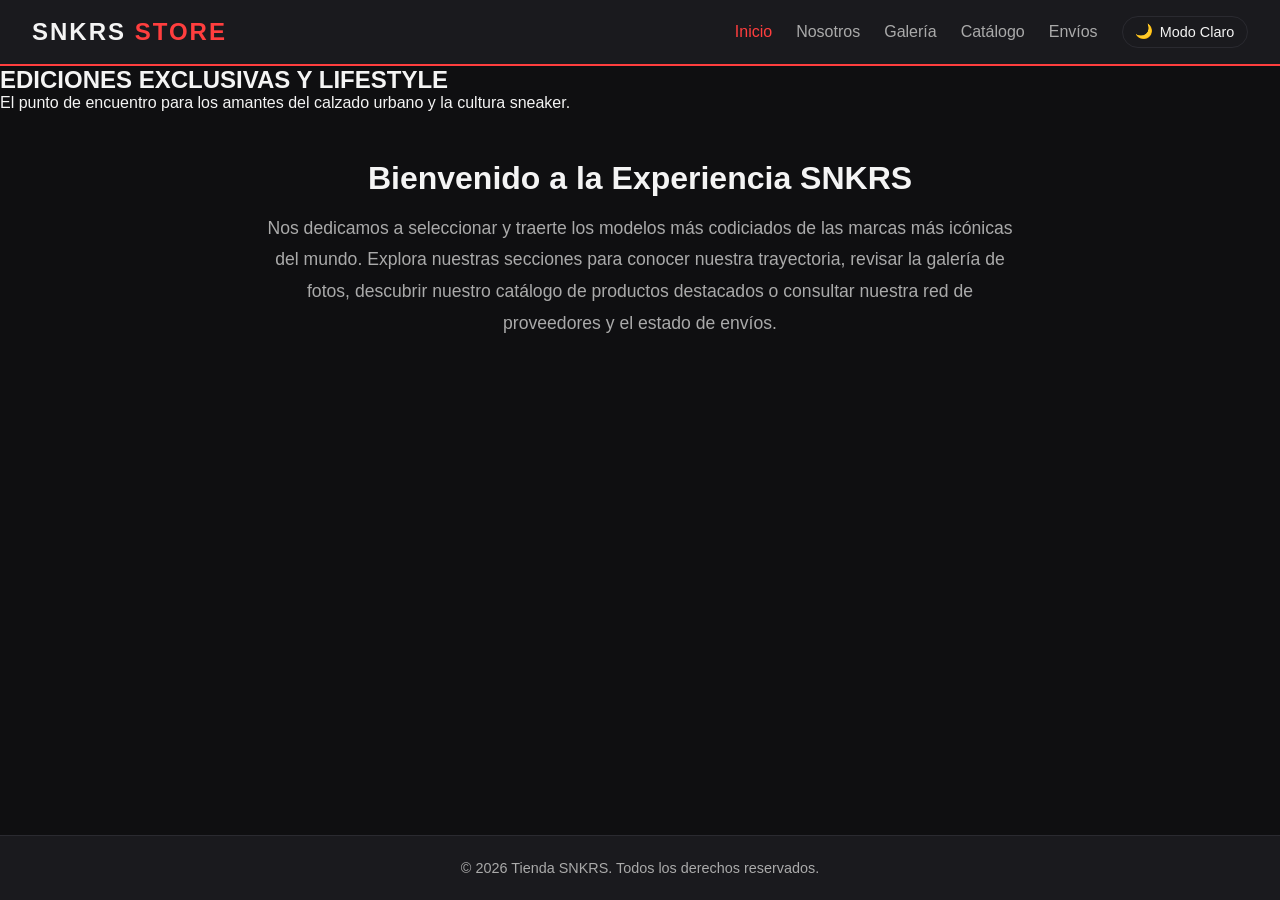
<file: index.html>
<!DOCTYPE html>
<html lang="es">
<head>
    <meta charset="UTF-8">
    <meta name="viewport" content="width=device-width, initial-scale=1.0">
    <title>Inicio - Tienda SNKRS</title>
    <link rel="stylesheet" href="css/styles.css">
</head>
<body>

    <!-- Encabezado y Navegación Principal -->
    <header>
        <div class="logo">SNKRS <span>STORE</span></div>
        <nav>
            <ul>
                <li><a href="index.html" class="active">Inicio</a></li>
                <li><a href="nosotros.html">Nosotros</a></li>
                <li><a href="galeria.html">Galería</a></li>
                <li><a href="productos.html">Catálogo</a></li>
                <li><a href="api.html">Envíos</a></li>
                <!-- Botón de Cambio de Tema (Claro / Oscuro) -->
                <li>
                    <button id="themeToggle" class="theme-toggle-btn">
                        🌙 <span id="themeText">Modo Claro</span>
                    </button>
                </li>
            </ul>
        </nav>
    </header>

    <!-- Contenido Principal -->
    <main>
        <!-- Banner de Bienvenida (Hero Section) -->
        <section class="hero">
            <h1>EDICIONES EXCLUSIVAS Y LIFESTYLE</h1>
            <p>El punto de encuentro para los amantes del calzado urbano y la cultura sneaker.</p>
        </section>

        <!-- Mensaje de Bienvenida -->
        <section style="max-width: 800px; margin: 3rem auto; text-align: center; padding: 0 1rem;">
            <h2 style="margin-bottom: 1rem; font-size: 2rem;">Bienvenido a la Experiencia SNKRS</h2>
            <p style="color: var(--text-muted); line-height: 1.8; font-size: 1.1rem;">
                Nos dedicamos a seleccionar y traerte los modelos más codiciados de las marcas más icónicas del mundo. 
                Explora nuestras secciones para conocer nuestra trayectoria, revisar la galería de fotos, descubrir 
                nuestro catálogo de productos destacados o consultar nuestra red de proveedores y el estado de envíos.
            </p>
        </section>
    </main>

    <!-- Pie de página -->
    <footer>
        <p>&copy; 2026 Tienda SNKRS. Todos los derechos reservados.</p>
    </footer>

    <!-- Scripts de Funcionalidad -->
    <script src="js/main.js"></script>
</body>
</html>
</file>
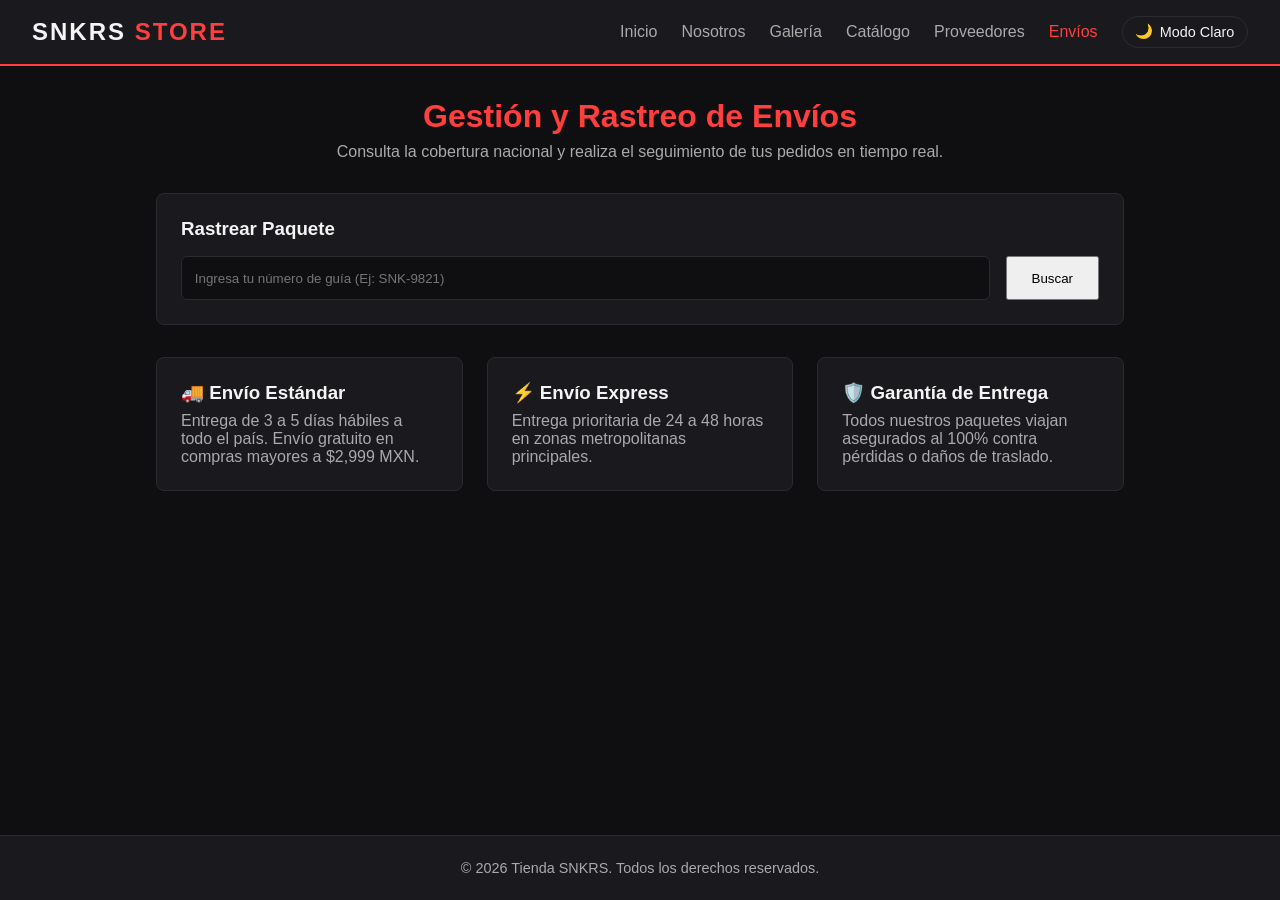
<file: api.html>
<!DOCTYPE html>
<html lang="es">
<head>
    <meta charset="UTF-8">
    <meta name="viewport" content="width=device-width, initial-scale=1.0">
    <title>Envíos y Rastreo - Tienda SNKRS</title>
    <link rel="stylesheet" href="css/styles.css">
</head>
<body>

    <!-- Header y Navbar Completo -->
    <header>
        <div class="logo">SNKRS <span>STORE</span></div>
        <nav>
            <ul>
                <li><a href="index.html">Inicio</a></li>
                <li><a href="nosotros.html">Nosotros</a></li>
                <li><a href="galeria.html">Galería</a></li>
                <li><a href="productos.html">Catálogo</a></li>
                <li><a href="usuarios.html">Proveedores</a></li>
                <li><a href="api.html" class="active">Envíos</a></li>
                <li>
                    <button id="themeToggle" class="theme-toggle-btn">
                        🌙 <span id="themeText">Modo Claro</span>
                    </button>
                </li>
            </ul>
        </nav>
    </header>

    <!-- Contenido Principal de Envíos -->
    <main style="max-width: 1000px; margin: 2rem auto; padding: 0 1rem; width: 100%;">
        <h2 style="text-align: center; font-size: 2rem; margin-bottom: 0.5rem; color: var(--primary-color);">
            Gestión y Rastreo de Envíos
        </h2>
        <p style="text-align: center; color: var(--text-muted); margin-bottom: 2rem;">
            Consulta la cobertura nacional y realiza el seguimiento de tus pedidos en tiempo real.
        </p>

        <!-- Formulario de Rastreo -->
        <section style="background: var(--card-bg); padding: 1.5rem; border-radius: 8px; margin-bottom: 2rem; border: 1px solid var(--border-color);">
            <h3 style="margin-bottom: 1rem;">Rastrear Paquete</h3>
            <div style="display: flex; gap: 1rem; flex-wrap: wrap;">
                <input type="text" id="trackingInput" placeholder="Ingresa tu número de guía (Ej: SNK-9821)" style="flex: 1; padding: 0.8rem; border-radius: 6px; border: 1px solid var(--border-color); background: var(--bg-color); color: var(--text-color);">
                <button id="btnBuscarEnvio" class="btn-submit" style="width: auto; margin-top: 0; padding: 0.8rem 1.5rem;">
                    Buscar
                </button>
            </div>
            <p id="trackingResult" style="margin-top: 1rem; font-weight: bold; display: none;"></p>
        </section>

        <!-- Tarjetas Informativas -->
        <section style="display: grid; grid-template-columns: repeat(auto-fit, minmax(280px, 1fr)); gap: 1.5rem;">
            <div style="background: var(--card-bg); padding: 1.5rem; border-radius: 8px; border: 1px solid var(--border-color);">
                <h3>🚚 Envío Estándar</h3>
                <p style="color: var(--text-muted); margin-top: 0.5rem;">Entrega de 3 a 5 días hábiles a todo el país. Envío gratuito en compras mayores a $2,999 MXN.</p>
            </div>
            <div style="background: var(--card-bg); padding: 1.5rem; border-radius: 8px; border: 1px solid var(--border-color);">
                <h3>⚡ Envío Express</h3>
                <p style="color: var(--text-muted); margin-top: 0.5rem;">Entrega prioritaria de 24 a 48 horas en zonas metropolitanas principales.</p>
            </div>
            <div style="background: var(--card-bg); padding: 1.5rem; border-radius: 8px; border: 1px solid var(--border-color);">
                <h3>🛡️ Garantía de Entrega</h3>
                <p style="color: var(--text-muted); margin-top: 0.5rem;">Todos nuestros paquetes viajan asegurados al 100% contra pérdidas o daños de traslado.</p>
            </div>
        </section>
    </main>

    <!-- Footer -->
    <footer>
        <p>&copy; 2026 Tienda SNKRS. Todos los derechos reservados.</p>
    </footer>

    <!-- Scripts -->
    <script src="js/main.js"></script>
    <script src="js/api.js"></script>
</body>
</html>
</file>
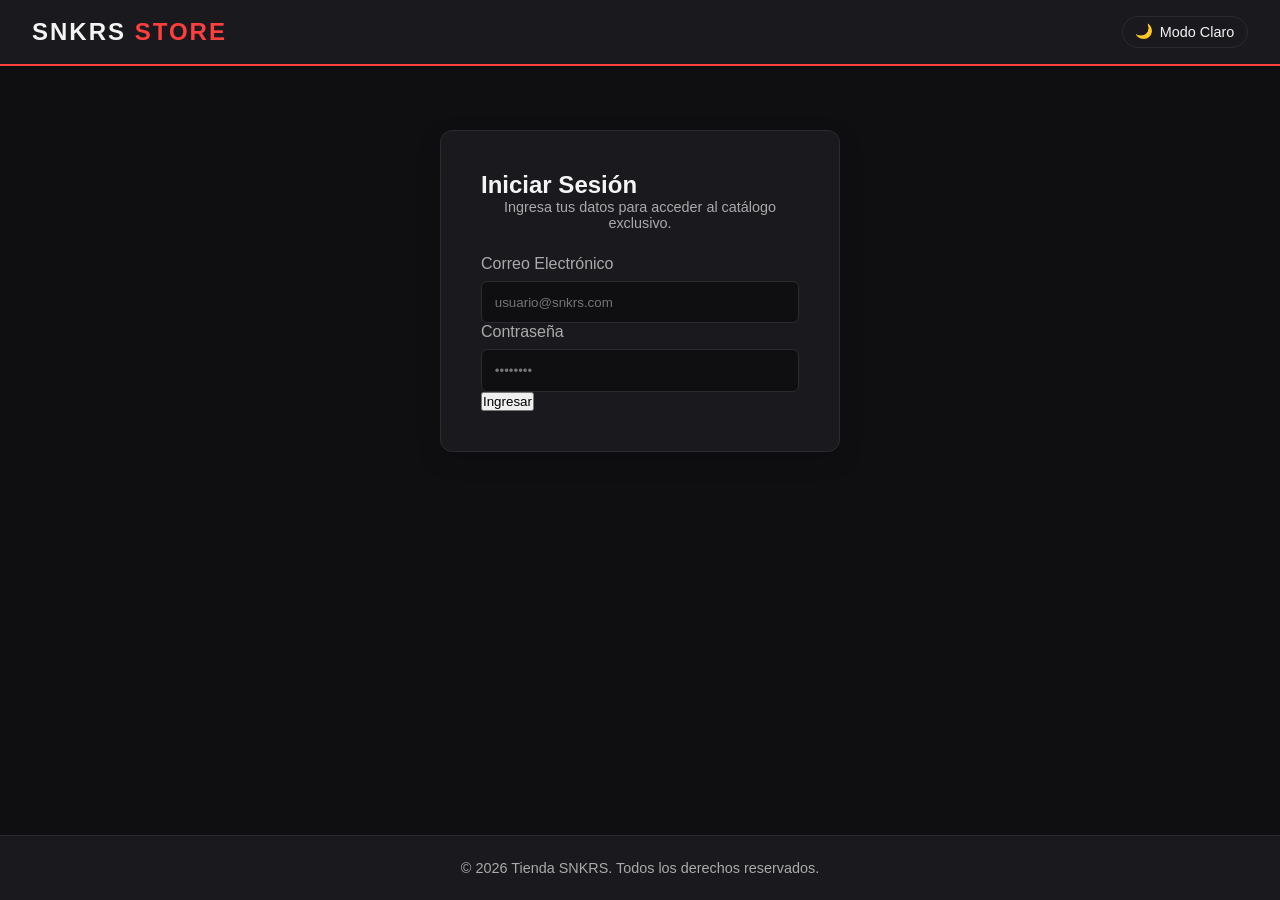
<file: login.html>
<!DOCTYPE html>
<html lang="es">
<head>
    <meta charset="UTF-8">
    <meta name="viewport" content="width=device-width, initial-scale=1.0">
    <title>Login - Tienda SNKRS</title>
    <link rel="stylesheet" href="css/styles.css">
</head>
<body>

    <!-- Header exclusivo para Login (Sin barra de navegacion) -->
    <header>
        <div class="logo">SNKRS <span>STORE</span></div>
        <div>
            <button id="themeToggle" class="theme-toggle-btn">
                🌙 <span id="themeText">Modo Claro</span>
            </button>
        </div>
    </header>

    <!-- Formulario de Login -->
    <main class="login-container">
        <h2>Iniciar Sesión</h2>
        <p style="text-align: center; color: var(--text-muted); margin-bottom: 1.5rem; font-size: 0.9rem;">
            Ingresa tus datos para acceder al catálogo exclusivo.
        </p>
        
        <form id="loginForm">
            <div class="form-group">
                <label for="email">Correo Electrónico</label>
                <input type="email" id="email" required placeholder="usuario@snkrs.com">
            </div>
            
            <div class="form-group">
                <label for="password">Contraseña</label>
                <input type="password" id="password" required placeholder="••••••••">
            </div>
            
            <button type="submit" class="btn-submit">Ingresar</button>
            
            <p id="errorMsg" style="color: var(--primary-color); display: none; margin-top: 1rem; text-align: center; font-size: 0.9rem;">
                Por favor ingresa un correo y contraseña válidos.
            </p>
        </form>
    </main>

    <!-- Footer -->
    <footer>
        <p>&copy; 2026 Tienda SNKRS. Todos los derechos reservados.</p>
    </footer>

    <script src="js/main.js"></script>
</body>
</html>
</file>
<file: css/styles.css>
/* Variables de Color (Modo Oscuro por Defecto) */
:root {
    --bg-color: #0f0f11;
    --card-bg: #1a1a1e;
    --text-color: #f4f4f4;
    --text-muted: #aaa;
    --border-color: #2a2a30;
    --primary-color: #ff3e3e;
    --input-bg: #0f0f11;
}

/* Variables para Modo Claro */
body.light-mode {
    --bg-color: #f4f5f8;
    --card-bg: #ffffff;
    --text-color: #1a1a1e;
    --text-muted: #555555;
    --border-color: #e0e0e0;
    --primary-color: #ff3e3e;
    --input-bg: #f9f9f9;
}

/* Aplicación Global de Estilos */
* {
    margin: 0;
    padding: 0;
    box-sizing: border-box;
    font-family: 'Segoe UI', Tahoma, Geneva, Verdana, sans-serif;
    transition: background-color 0.3s ease, color 0.3s ease;
}

body {
    background-color: var(--bg-color);
    color: var(--text-color);
    display: flex;
    flex-direction: column;
    min-height: 100vh;
}

/* Header & Navbar */
header {
    background-color: var(--card-bg);
    border-bottom: 2px solid var(--primary-color);
    padding: 1rem 2rem;
    display: flex;
    justify-content: space-between;
    align-items: center;
}

.logo {
    font-size: 1.5rem;
    font-weight: bold;
    color: var(--text-color);
    text-transform: uppercase;
    letter-spacing: 2px;
}

.logo span {
    color: var(--primary-color);
}

nav ul {
    display: flex;
    list-style: none;
    gap: 1.5rem;
    align-items: center;
}

nav a {
    color: var(--text-muted);
    text-decoration: none;
    font-weight: 500;
}

nav a:hover, nav a.active {
    color: var(--primary-color);
}

/* Botón de Modo Claro / Oscuro */
.theme-toggle-btn {
    background: transparent;
    border: 1px solid var(--border-color);
    color: var(--text-color);
    padding: 0.4rem 0.8rem;
    border-radius: 20px;
    cursor: pointer;
    font-size: 0.9rem;
    display: flex;
    align-items: center;
    gap: 0.4rem;
}

.theme-toggle-btn:hover {
    border-color: var(--primary-color);
}

/* Card & Form Contenedores */
.login-container {
    max-width: 400px;
    margin: 4rem auto;
    background: var(--card-bg);
    padding: 2.5rem;
    border-radius: 12px;
    box-shadow: 0 8px 24px rgba(0,0,0,0.15);
    border: 1px solid var(--border-color);
}

.form-group label {
    display: block;
    margin-bottom: 0.5rem;
    color: var(--text-muted);
}

.form-group input {
    width: 100%;
    padding: 0.8rem;
    background: var(--input-bg);
    border: 1px solid var(--border-color);
    border-radius: 6px;
    color: var(--text-color);
    outline: none;
}

/* Footer */
footer {
    margin-top: auto;
    background-color: var(--card-bg);
    text-align: center;
    padding: 1.5rem;
    border-top: 1px solid var(--border-color);
    color: var(--text-muted);
    font-size: 0.9rem;
}

/* --- ESTILOS PARA EL CATÁLOGO DE PRODUCTOS --- */
.product-grid {
    display: grid;
    grid-template-columns: repeat(auto-fill, minmax(250px, 1fr));
    gap: 20px;
    max-width: 1200px;
    margin: 0 auto;
}

.card {
    background: var(--card-bg);
    border: 1px solid var(--border-color);
    border-radius: 12px;
    padding: 1.5rem;
    text-align: center;
    box-shadow: 0 4px 6px rgba(0,0,0,0.1);
}

.card img {
    max-width: 100%;
    border-radius: 8px;
    margin-bottom: 1rem;
}

.card h3 {
    color: var(--text-color);
    margin-bottom: 0.5rem;
}

.card p {
    color: var(--text-muted);
    margin-bottom: 1rem;
}

.btn-buy {
    background: var(--primary-color);
    color: #fff;
    border: none;
    padding: 0.8rem 1.5rem;
    border-radius: 6px;
    cursor: pointer;
    width: 100%;
    font-weight: bold;
}

.btn-buy:hover {
    filter: brightness(1.2);
/* Estilos específicos para la vista de login */
/* Estilo del botón de enviar/ingresar */
.btn-submit {
    width: 100%;
    padding: 0.8rem;
    background-color: var(--primary-color);
    color: #ffffff;
    border: none;
    border-radius: 6px;
    font-size: 1rem;
    font-weight: bold;
    cursor: pointer;
    margin-top: 1rem;
    transition: background-color 0.3s ease, transform 0.2s ease;
}

.btn-submit:hover {
    background-color: #e03232;
    transform: translateY(-2px);
}}
</file>
